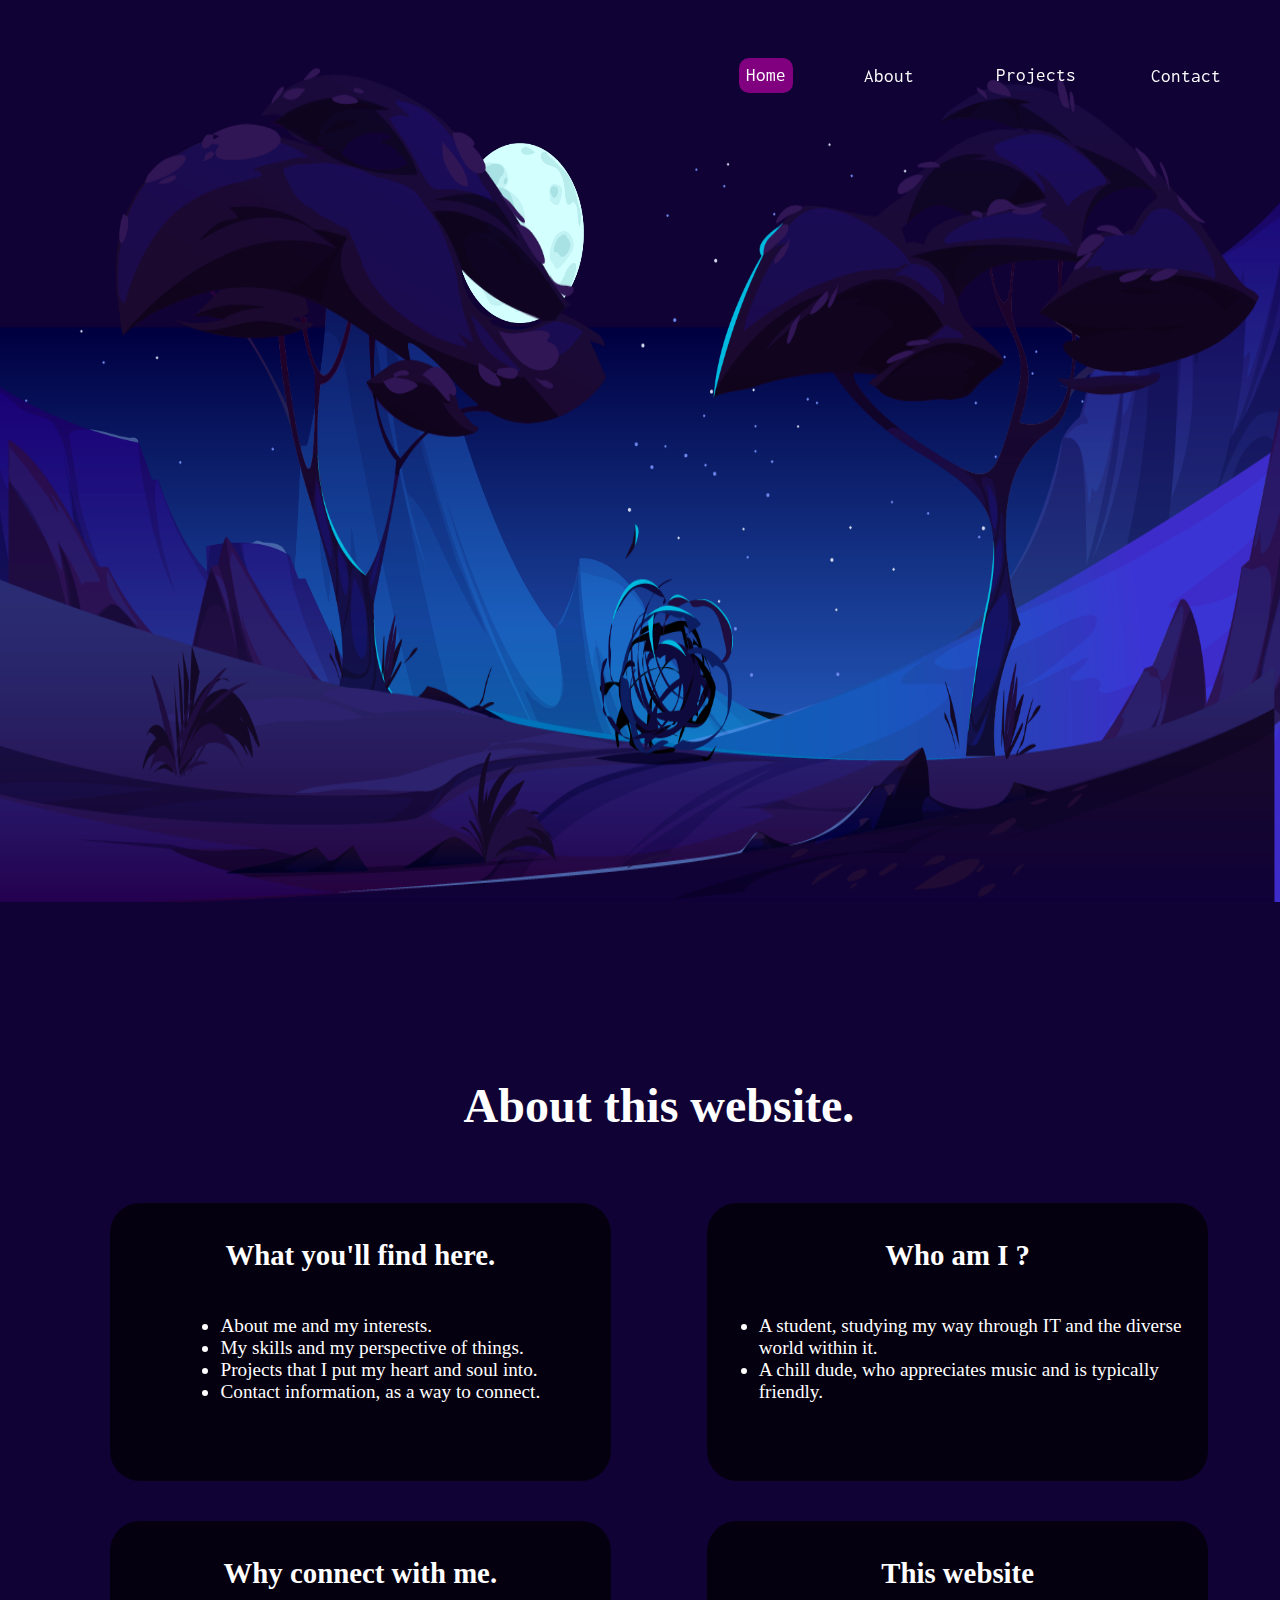
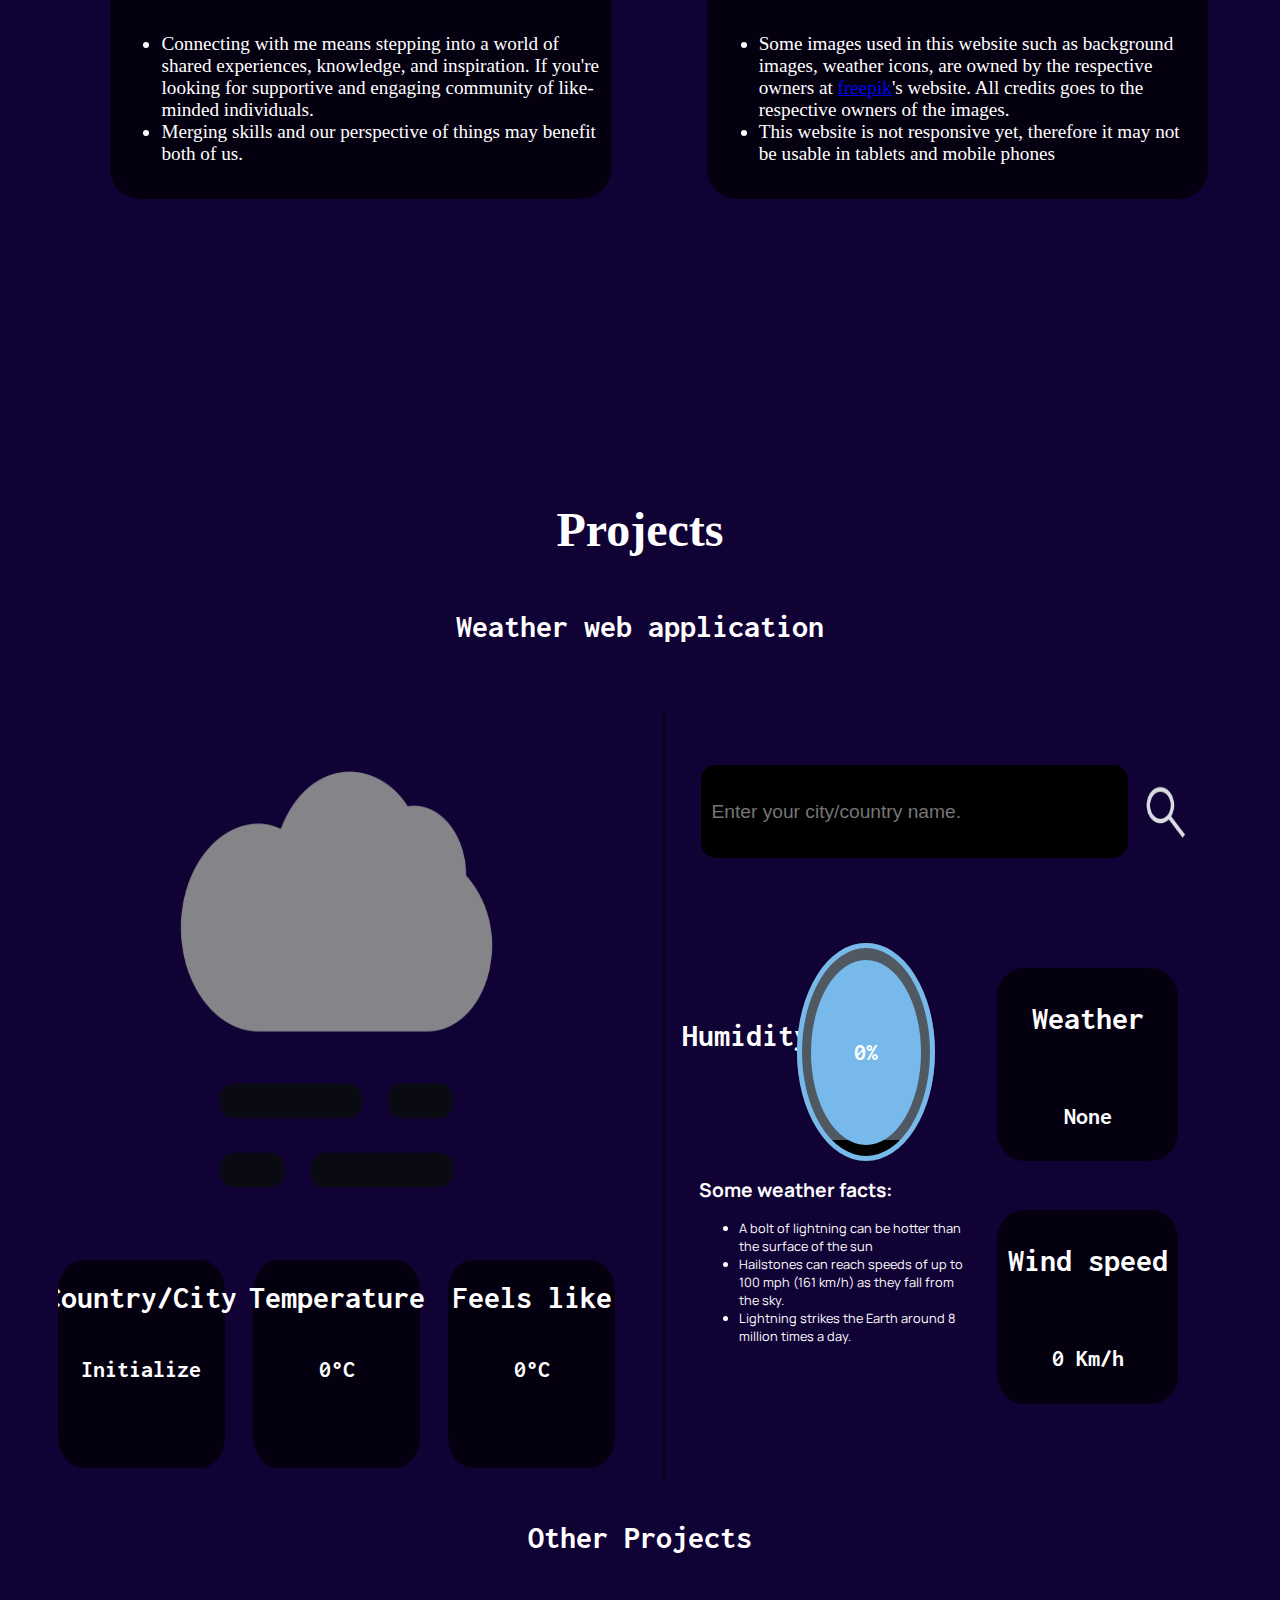
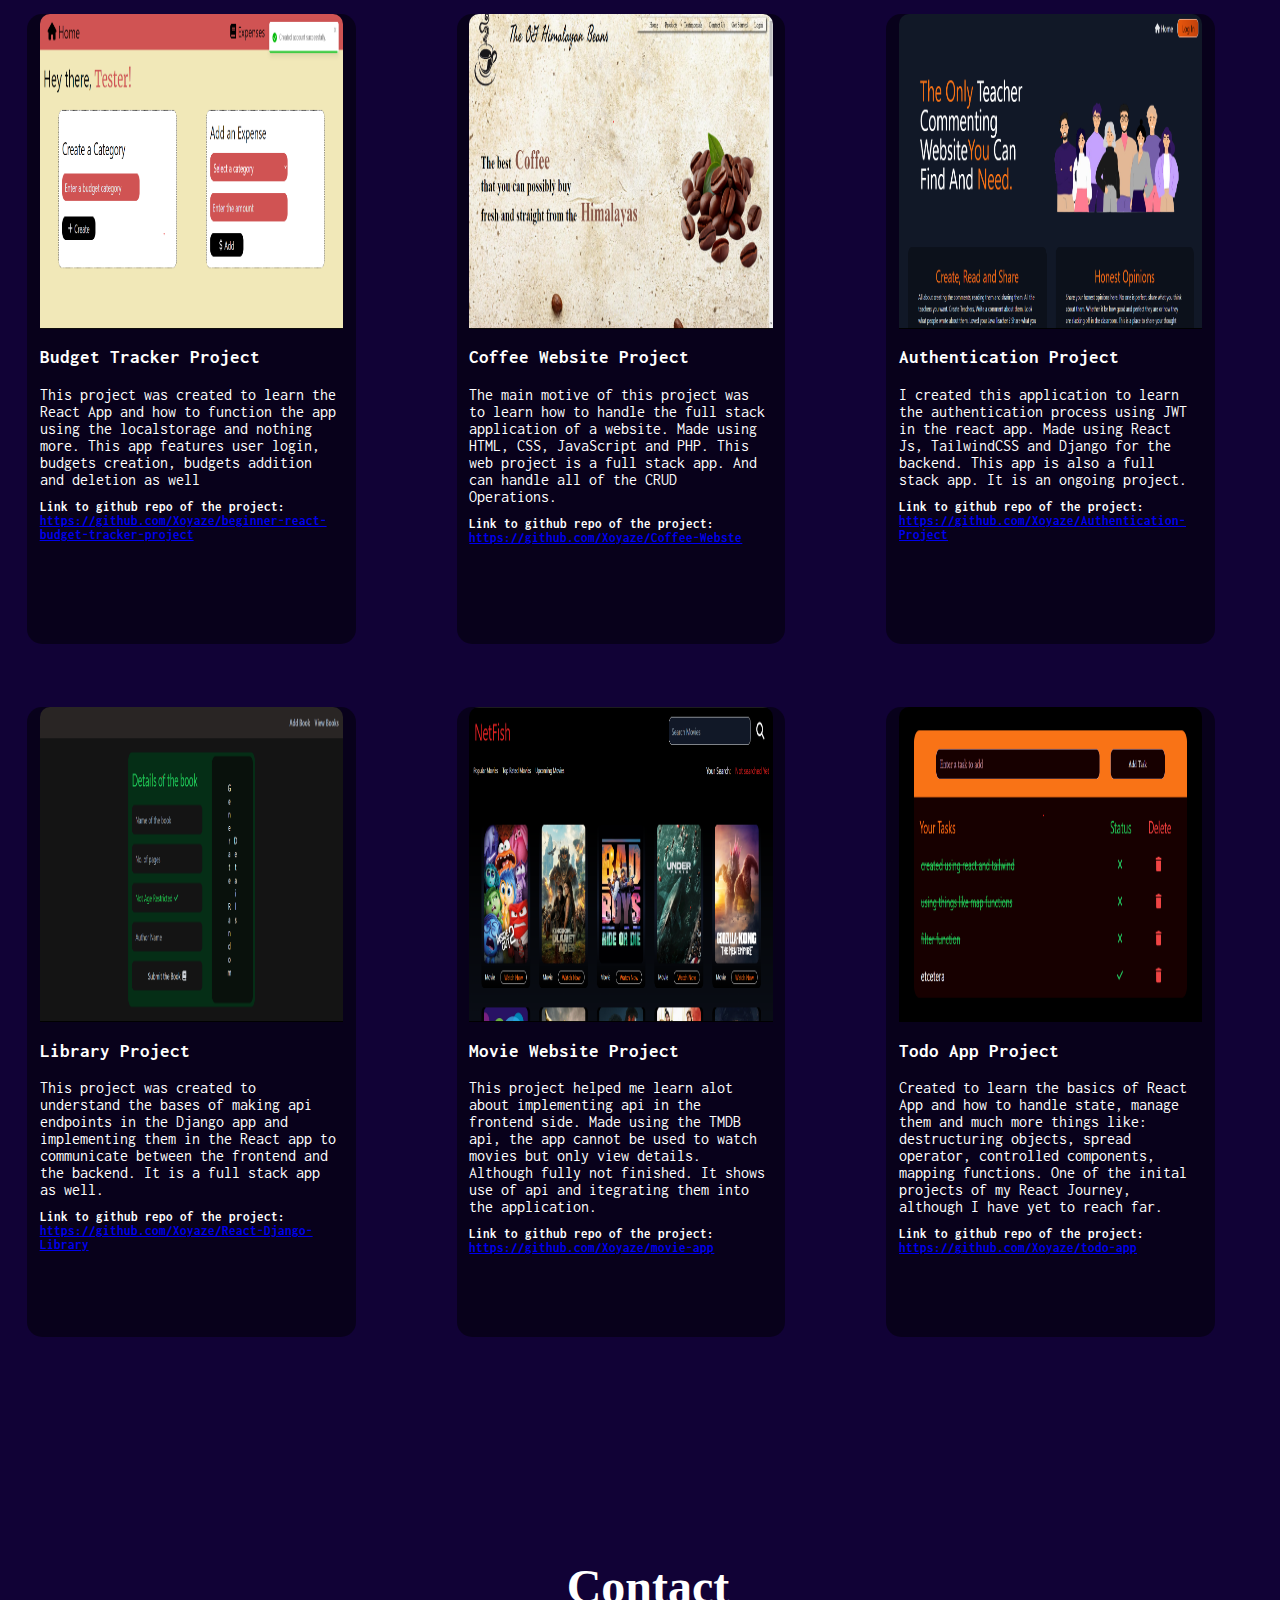
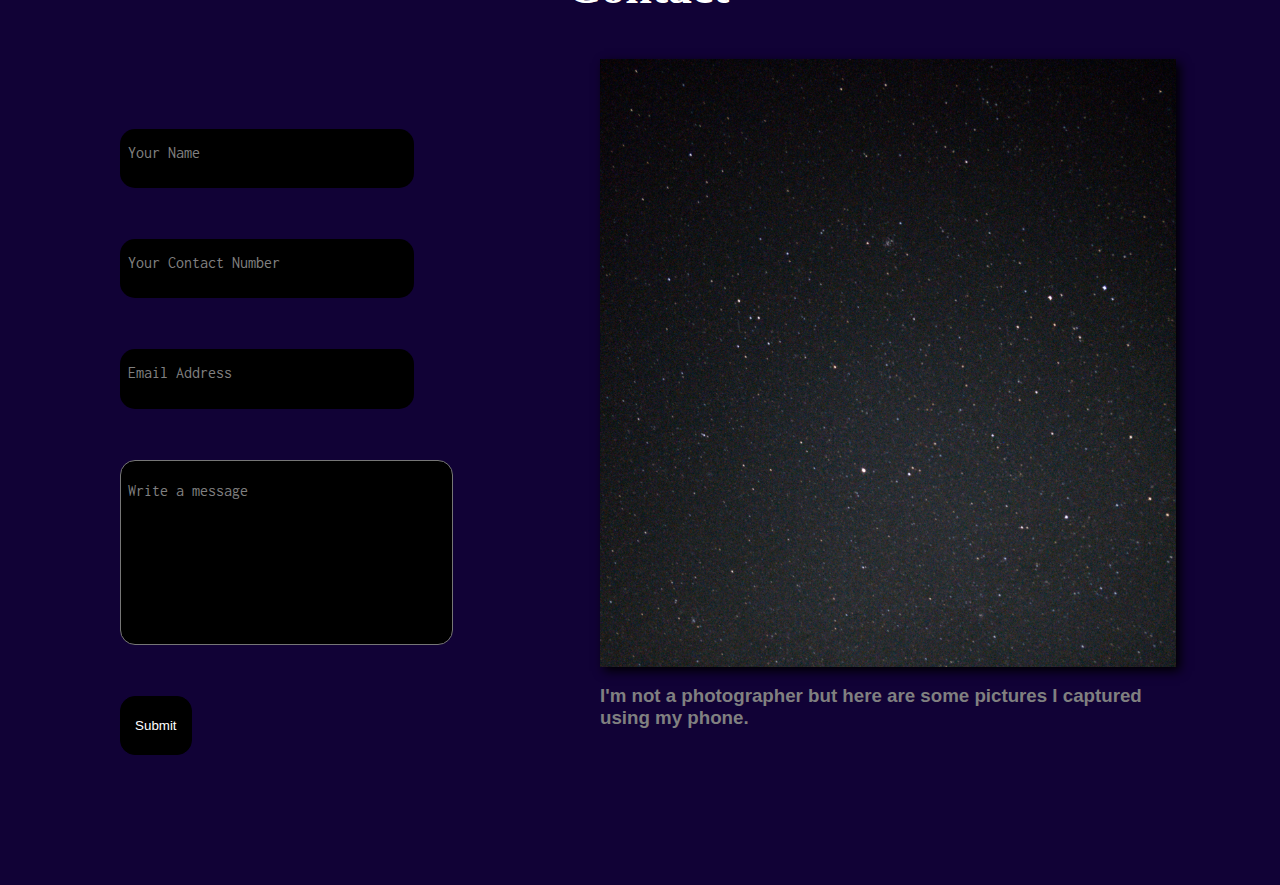
<file: index.html>
<!doctype html lang="en">
<head>
    <meta name="viewport" content="width=device-width, initial-scale=1.0">
    <title>Prabhat Baduwal</title>
    <link rel="stylesheet" href="/resource/styles.css">
    <link rel="preconnect" href="https://fonts.googleapis.com">
    <link rel="preconnect" href="https://fonts.gstatic.com" crossorigin>
    <link href="https://fonts.googleapis.com/css2?family=Edu+TAS+Beginner&display=swap" rel="stylesheet">
    <link rel="preconnect" href="https://fonts.googleapis.com">
    <link rel="preconnect" href="https://fonts.gstatic.com" crossorigin>
    <link href="https://fonts.googleapis.com/css2?family=Edu+TAS+Beginner&family=Inconsolata:wght@200;400&display=swap" rel="stylesheet">
    <link rel="preconnect" href="https://fonts.googleapis.com">
    <link rel="preconnect" href="https://fonts.gstatic.com" crossorigin>
    <link href="https://fonts.googleapis.com/css2?family=Edu+TAS+Beginner&family=Inconsolata:wght@200;400&family=Manrope&display=swap" rel="stylesheet">
</head>
<body>    
    <div  id="landHome"></div>

    <header>

        <nav>
            <div class="leftNavigation">
            </div>
            <ul>
                <li><a href="#landHome" class="navigationButton activeNavigator">Home</a></li>
                <li><a href="#about" class="navigationButton">About</a></li>
                <li><a href="#projects" class="navigationButton">Projects</a></li>
                <li><a href="#contact" class="navigationButton">Contact</a></li>
            </ul>
        </nav>

    </header>

    <section id="home">

        <img src="/assets/Images/newBackgrounds/BackgroundStars.png" alt="" class="bodyBackgroundImages" id="backgroundStars">
        <img src="/assets/Images/newBackgrounds/BackgroundMoon.png" alt="" class="bodyBackgroundImages" id="backgroundMoon">
        <img src="/assets/Images/newBackgrounds/MidBackgroundLeft.png" alt="" class="bodyBackgroundImages" id="midBackgroundLeft">
        <img src="/assets/Images/newBackgrounds/MidBackgroundRight.png" alt="" class="bodyBackgroundImages" id="midBackgroundRight">
        <img src="/assets/Images/newBackgrounds/foreGround2.png" alt="" class="bodyBackgroundImages" id="foreGroundTwo">
        <img src="/assets/Images/newBackgrounds/foreGround.png" alt="" class="bodyBackgroundImages" id="foreGround">

        <div class="greetingCard" id="greetingCard">
            <div class="upperGreet">
                <img src="/assets/profileImages/Prabhat.jpg" alt="profilePicture" draggable="false">
                <h1>Welcome to my webpage! </h1>
            </div>
            <div class="underLine">
                .
            </div>
            <div class="lowerGreet">
                <p>I am excited to take you on a journey through my creative endeavors. As a passionate and dedicated individual, I have channeled my skills, experiences, and aspirations into various projects and accomplishments, which I am proud to present here. <br>  <br>I hope that this website will give you a glimpse into who I am and what I can bring to the table. If you have any questions or would like to connect, please don't hesitate to reach out. Your interest in my journey means the world to me, and I look forward to connecting with you.</p>
                <p>In this digital journey, I've followed a diverse group of inspiring minds, each with their unique perspectives and passions. From innovators and creators to thought leaders and experts, these are the voices that fuel my curiosity and drive my learning. They've help me explore the world through their insights and expertise.</p>
                <button id="seePeopleButton">See the people I follow.</button>
            </div>
        </div>
        <div class="slidingCardsContainer" id="cardsContainer">
            <ul class="slidingCards">
                <li class="card" id="firstCard">
                    <div class="cardImage"><img src="/assets/Images/roleModels/vSauce.jpg" alt=""></div>
                    <h2>Michael Stevens</h2>
                    <p>“The next time you’re a little bored, be proud. Thank your ancestors. You are participating in a life improving drive, like hunger or thirst, that pushes us toward new and better things.”</p>
                </li>
                <li class="card">
                    <div class="cardImage"><img src="/assets/Images/roleModels/veritasium.jpg" alt=""></div>
                    <h2>Derek Muller</h2>
                    <p>"If your brain is always consumed with other stimuli, you'll rarely ponder the bigger picture and set long-term goals for yourself and consider how to achieve them."</p>
                </li>
                <li class="card">
                    <div class="cardImage"><img src="/assets/Images/roleModels/johnnyHarris.jpg" alt=""></div>
                    <h2>Johnny Harris</h2>
                    <p>“Maps are political. They're impossible not to be. When you draw a line, you are saying this is the way it should be.”</p>
                </li>
                <li class="card">
                    <div class="cardImage"><img src="/assets/Images/roleModels/networkChuck.jpg" alt=""></div>
                    <h2>Network Chuck</h2>
                    <p>Also a youtuber like the ones above, he taught me how to use linux, and a lot about networking.</p>
                </li>
                <li class="card">
                    <div class="cardImage"><img src="/assets/Images/roleModels/damonFryer.jpg" alt=""></div>
                    <h2>Damon Fryer</h2>
                    <p>"I think for me personally,I was really good at developing relationships with people. That always created a lot of sales for me honestly and even holds true to this day where my business is currently a lot of relationship building."</p>
                </li>
                <li class="card">
                    <div class="cardImage"><img src="/assets/Images/roleModels/stradman.jpg" alt=""></div>
                    <h2>James Stradman</h2>
                    <p>"Every single dumb decisions that I have made in my entire life has led me to this exact moment in time."</p>
                </li>
            </ul>

        </div>
    </section>

    <section id="about">
        <br><br>
        <br><br>
        <br><br>
        <br><br>
        <h1 class="sectionHeading">About this website.</h1>
        <br><br>
        <div class="aboutSectionHalves">
            <div class="aboutSectionTopLeft">
                <h2>What you'll find here.</h2>
                <ul>
                    <li>About me and my interests.</li>
                    <li>My skills and my perspective of things.</li>
                    <li>Projects that I put my heart and soul into.</li>
                    <li>Contact information, as a way to connect.</li>
                </ul>
            </div>
            <div class="aboutSectionTopRight">   
                <h2>Who am I ?</h2>
                <ul>
                    <li>A student, studying my way through IT and the diverse world within it.</li>
                    <li>A chill dude, who appreciates music and is typically friendly.</li>
                </ul>
            </div>
        </div>
        <br><br>
        <div class="aboutSectionHalves">
            <div class="aboutSectionTopLeft">
                <h2>Why connect with me.</h2>
                <ul>
                    <li>Connecting with me means stepping into a world of shared experiences, knowledge, and inspiration. If you're looking for supportive and engaging community of like-minded individuals.</li>
                    <li>Merging skills and our perspective of things may benefit both of us.</li>
                </ul>
            </div>
            <div class="aboutSectionTopRight">   
                <h2>This website</h2>
                <ul>
                    <li>Some images used in this website such as background images, weather icons, are owned by the respective owners at <a href="https://support.freepik.com/s/article/Attribution-How-when-and-where?language=en_US&_gl=1*7xvux5*_ga*MTkyOTMxODYzMy4xNjY1MDY5NDkx*_ga_QWX66025LC*MTY5OTU0MDQ2Ni40LjEuMTY5OTU0MDQ3Ny40OS4wLjA.*_ga_18B6QPTJPC*MTY5OTU0MDQ2Ni41LjEuMTY5OTU0MDQ3Ny40OS4wLjA." target="_blank">freepik</a>'s website. All credits goes to the respective owners of the images.</li>
                    <li>This website is not responsive yet, therefore it may not be usable in tablets and mobile phones</li>
                </ul>
            </div>
        </div>
    </section>

    <section id="projects">
        <h1 class="sectionHeading">Projects</h1>
        <h1>Weather web application</h1>
        <div class="webAppContainer">
            <div class="webAppLeftSide">
                <div class="weatherImageBackground">
                    <img src="/assets/Images/weatherImages/haze.png" alt="" id="weatherImage">
                </div>
                <div class="weatherDetails">
                    <div class="forCityName detailCard">
                        <h1>Country/City</h1>
                        <h2 id="displayedCityName">Initialize</h2>
                    </div>
                    <div class="forTemperature detailCard">
                        <h1>Temperature</h1>
                        <h2 id="mainTemperature">0°C</h2>
                    </div>
                    <div class="forFeelsLike detailCard">
                        <h1>Feels like</h1>
                        <h2 id="feelsLikeTemperature">0°C</h2>
                    </div>  
                </div>
            </div>
            <div class="webAppRightSide">
                <div class="upperDetailsPart">
                    <input type="text" name="cityName" placeholder="Enter your city/country name." id="cityName">
                    <img src="/assets/Images/weatherImages/searchIcon.png" alt="" class="searchButton">
                </div>
                <div class="lowerDetailsPart">
                    <div class="lowerLeftDetailsPart">
                        <div class="lowerDetailsPartTop">
                            <h1>Humidity</h1>                            
                            <div class="humidityLoaderBackground">
                                <div class="humidityLoader"></div>
                            </div>
                            <div class="humidityLoaderEdge"></div>
                            <div class="humidityForeground">
                                <h2 id="mainHumidity">0%</h2>
                            </div>
                        </div>
                        <div class="lowerDetailsPartBottom">
                            <h2>Some weather facts:</h2>
                            <ul>
                                <li>A bolt of lightning can be hotter than the surface of the sun</li>
                                <li>Hailstones can reach speeds of up to 100 mph (161 km/h) as they fall from the sky.</li>
                                <li>Lightning strikes the Earth around 8 million times a day.</li>
                            </ul>
                        </div>
                    </div>
                    <div class="lowerRightDetailsPart">
                        <div class="lowerRightBottomWeatherDetails">
                            <div class="forWeatherName detailCardRightSide">
                                <h1>Weather</h1>
                                <h2 id="weatherForScript">None</h2>
                            </div>
                            <div class="forWeatherName detailCardRightSide">
                                <h1>Wind speed</h1>
                                <h2 id="windSpeed">0 Km/h</h2>
                            </div>
                        </div>
                    </div>
                </div>
            </div>
        </div>
        <h1>Other Projects</h1>
        <div class="other-project-container">
            <div class="other-project-card">
                <img src="assets/projectImages/BudgetTrackerProject.png" alt="porjectImage">
                <h3>Budget Tracker Project</h3>
                <p>This project was created to learn the React App and how to function the app using the localstorage and nothing more. This app features user login, budgets creation, budgets addition and deletion as well</p>
                <h5>Link to github repo of the project: <a href="https://github.com/Xoyaze/beginner-react-budget-tracker-project" target="_blank">https://github.com/Xoyaze/beginner-react-budget-tracker-project</a></h5>
            </div>

            <div class="other-project-card">
                <img src="assets/projectImages/CoffeeWebsite.png" alt="porjectImage">
                <h3>Coffee Website Project</h3>
                <p>The main motive of this project was to learn how to handle the full stack application of a website. Made using HTML, CSS, JavaScript and PHP. This web project is a full stack app. And can handle all of the CRUD Operations.</p>
                <h5>Link to github repo of the project: <a href="https://github.com/Xoyaze/Coffee-Webste" target="_blank">https://github.com/Xoyaze/Coffee-Webste</a></h5>
            </div>

            <div class="other-project-card">
                <img src="assets/projectImages/CommentWebsite.png" alt="porjectImage">
                <h3>Authentication Project</h3>
                <p>I created this application to learn the authentication process using JWT in the react app. Made using React Js, TailwindCSS and Django for the backend. This app is also a full stack app. It is an ongoing project.</p>
                <h5>Link to github repo of the project: <a href="https://github.com/Xoyaze/Authentication-Project" target="_blank">https://github.com/Xoyaze/Authentication-Project</a></h5>
            </div>

            <div class="other-project-card">
                <img src="assets/projectImages/LibraryProject.png" alt="porjectImage">
                <h3>Library Project</h3>
                <p>This project was created to understand the bases of making api endpoints in the Django app and implementing them in the React app to communicate between the frontend and the backend. It is a full stack app as well.</p>
                <h5>Link to github repo of the project: <a href="https://github.com/Xoyaze/React-Django-Library" target="_blank">https://github.com/Xoyaze/React-Django-Library</a></h5>
            </div>

            <div class="other-project-card">
                <img src="assets/projectImages/movieWebsiteImage.png" alt="porjectImage">
                <h3>Movie Website Project</h3>
                <p>This project helped me learn alot about implementing api in the frontend side. Made using the TMDB api, the app cannot be used to watch movies but only view details. Although fully not finished. It shows use of api and itegrating them into the application.</p>
                <h5>Link to github repo of the project: <a href="https://github.com/Xoyaze/movie-app" target="_blank">https://github.com/Xoyaze/movie-app</a></h5>
            </div>

            <div class="other-project-card">
                <img src="assets/projectImages/TodoAppImage.png" alt="porjectImage">
                <h3>Todo App Project</h3>
                <p>Created to learn the basics of React App and how to handle state, manage them and much more things like: destructuring objects, spread operator, controlled components, mapping functions. One of the inital projects of my React Journey, although I have yet to reach far.</p>
                <h5>Link to github repo of the project: <a href="https://github.com/Xoyaze/todo-app" target="_blank">https://github.com/Xoyaze/todo-app</a></h5>
            </div>  
        </div>
    </section>


    <section id="contact">
        <h1 class="sectionHeading">Contact</h1>

        <div class="sectionerContact">
            <form action="https://formspree.io/f/mnqkryda" method="POST">
                <input type="text" name="name" id="name" required>
                <label for="name" id="nameLabel">Your Name</label><br><br>

                <input type="number" name="number" id="number" required>
                <label for="number" id="contactLabel">Your Contact Number</label><br><br>
                
                <input type="email" name="email" id="email" required>
                <label for="email" id="emailLabel">Email Address</label><br><br>
                
                <textarea name="message" id="message" cols="30" rows="10" required></textarea>
                <label for="message" id="messageLabel">Write a message</label> <br><br>

                <button type="submit">Submit</button>
            </form>
            
            <div class="pictureSlideShowContainer">
                <div class="starsImageContainer"></div>
                <h3 style="color: gray">I'm not a photographer but here are some pictures I captured using my phone.</h3>
            </div>
        </div>
    </section>

    <br>
    <br>
    <br>
    

    <div class="preLoader">
        <div class="preLoaderItself"><img src="/assets/Images/loader/loader.gif" alt="loadingAnimation"></div>
        <div class="preLoaderRef"><p>Animation by: <a href="https://idevie.com/" target="_blank">idevie.com</a></p></div>
    </div>

    <div class="displayNotSupported">
        <h2>Sorry, this  webpage is not available for mobile phone and tablets, a mobile version is coming soon...</h2>
    </div>


    <script src="https://smtpjs.com/v3/smtp.js"></script>
    <script src="/resource/script.js"></script>
</body>

</html>
</file>
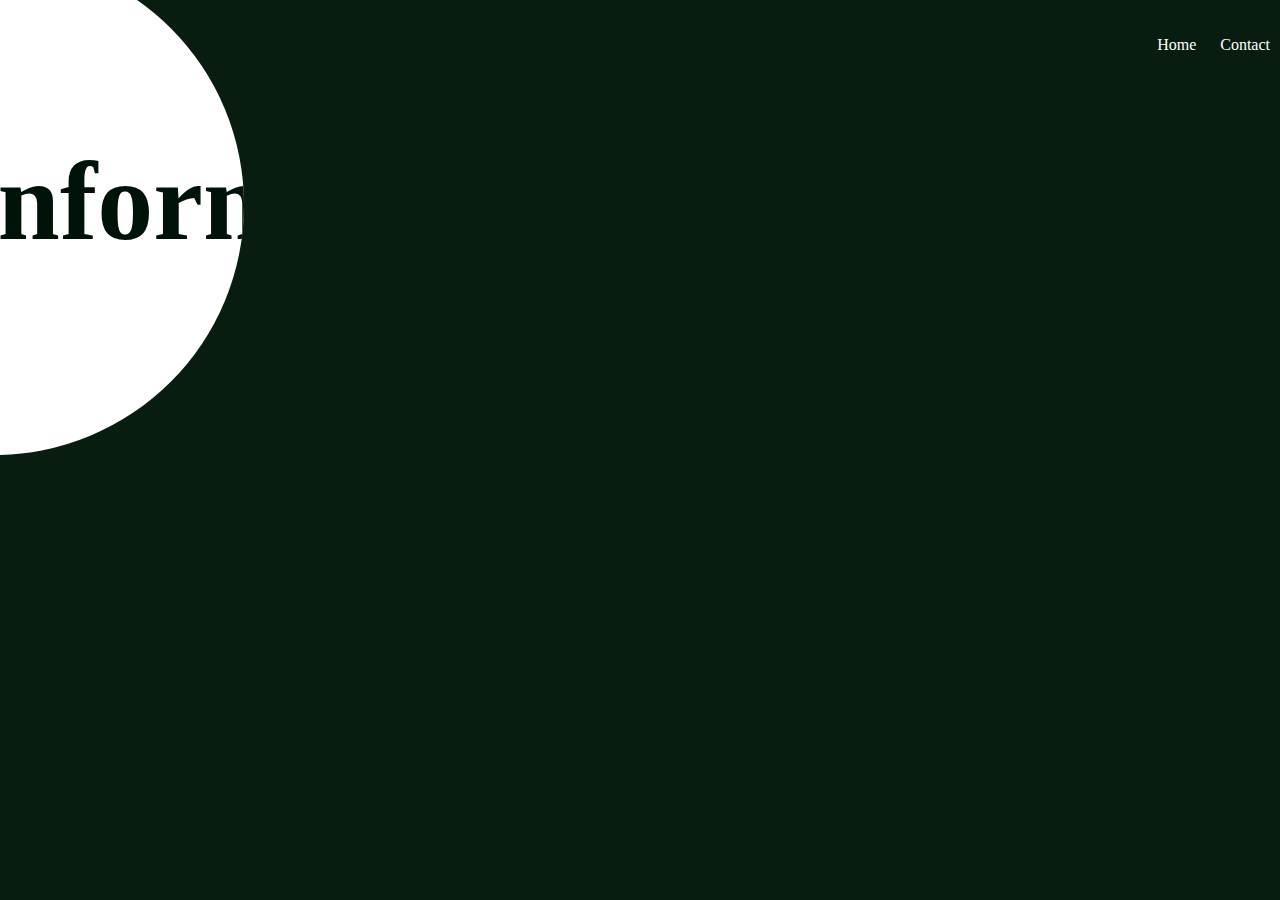
<file: src/info.html>
<!DOCTYPE html>
<html lang="en">
<head>
    <title>Prabhat Baduwal - Information</title>
    <link rel="stylesheet" href="/assets/Styles/infoStyles.css" type="text/css">
</head>
<body>
    <header>
        <nav class="navigation-bar">
            <ul>
                <li><a href="/index.html">Home</a></li>
                <li><a href="/src/contact.html">Contact</a></li>
            </ul>
        </nav>
    </header>

    <div class="left-design"><h3 class="leftDesign-text">Information</h3></div>
</body>
</html>
</file>
<file: resource/styles.css>
html{
    scroll-behavior: smooth;
}

::-webkit-scrollbar{
    width: 1rem;
}

::-webkit-scrollbar-track{
    background-color: rgb(20,20,65);
}

::-webkit-scrollbar-thumb{
    background-color: rgb(0,0,65);
    border-radius: 1rem;
    border: 0.1rem solid transparent;
}

.preLoader{
    position: fixed;
    top: 0%;
    left: 0%;
    z-index: 9999;
    
    height: 100vh;
    width: 100vw;
    background-color: black;

    display: flex;
    justify-content: center;
    align-items: center;

}

.preLoaderRef p, 
.preLoaderRef p a{
    color: rgba(255,255,255,.1);
    text-decoration: none;
}

.preLoaderItself img{
    height: 50vh;
}

.preLoaderRef{
    position: fixed;
    bottom: 0%;
    right: 5%;
}

body{
    font-family: 'Edu TAS Beginner', cursive;
    font-family: 'Inconsolata', monospace;
    background-color: rgb(17,2,54);
    overflow-x: hidden;
}

.mobileMessage{
    height: 100vh;
    width: 100vw;
    background-color: gray;
    display: none;
}

/* Header section starts here */

header{
    z-index: 1000;
    position: sticky;
    top: 0%;
}


header nav{
    z-index: 1000;
    top: 0%;
    padding-left: 2%;
    padding-right: 2%;
    height: 15vh;
    display: flex;
    justify-content: space-between;
    align-items: center;
}

header nav ul{
    width: 45%;
    height: 90%;
    display: flex;
    justify-content: space-around;
    align-items: center;
}

header nav ul li{
    list-style: none;
}

header nav ul li a{
    padding: 18%;
    border-radius: 10px;
    text-decoration: none;
    color: white;
    font-size: 1.2em;
}

.leftNavigation{
    width: 30%;
    display: flex;
    justify-content: space-around;
}

.leftNavigation h1{
    font-size: 2em;
    color: white;

    font-family: 'Castoro Titling', serif;
    font-family: 'Fasthand', cursive;
    font-family: 'Fira Sans', sans-serif;
    font-family: 'Roboto', sans-serif;
}

header nav ul li a:hover,
header nav ul li a.activeNavigator{
    background-color: purple;
}

/*Home section starts here*/

#home{
    position: relative;
    height: 100vh;
    width: 100vw;

    display: flex;
    justify-content: center;
    align-items: center;
    flex-direction: column;
}

.bodyBackgroundImages{
    height: 100vh;
    width: 100vw;
    position: absolute;
    top: 0%;
    left: 0%;
}


#backgroundStars{
    z-index: -12;

    height: 120vh;
    width: 130vw;
    top: 0%;
    left: -10%;
}

#backgroundMoon{
    z-index: -11;
    
    height: 20vh;
    width: 10vw;
    top: 0%;
    left: 35%;
}

#backgroundMoon.activeOne{
    animation: pageLoadBackgroundMoon 1.8s ease;   
}

#midBackgroundLeft{
    z-index: -10;
    
    height: 70vh;
    width: 70vw;
    top: 12%;
    left: -2%;
}

#midBackgroundLeft.activeTwo{
    animation: pageLoadMidBackgroundLeft 1.4s ease;
}

#midBackgroundRight{
    z-index: -9;
    
    height: 100vh;
    width: 105vw;
    top: 0%;
    left: 0%;
}

#midBackgroundRight.activeThree{
    animation: pageLoadMidBackgroundRight 1.2s ease;
}

#foreGroundTwo{
    z-index: -8;
    
    height: 50vh;
    width: 100vw;
    top: 25%;
}

#foreGroundTwo.activeFour{
    animation: pageLoadForegroundTwo 1.5s ease;
}

#foreGround{
    z-index: -7;
    
    height: 130vh;
    width: 102vw;
    top: -45%;
    left: -2%;
}   

#foreGround.activeFive{
    animation: pageLoadForeground 1.7s ease;
}

@keyframes pageLoadBackgroundMoon{
    0%{
        top: 60%;
        left: 45%;
    }
    100%{
        top: 0%;
        left: 35%;
    }
}
@keyframes pageLoadMidBackgroundLeft{
    0%{
        top: 49%;
    }
    100%{
        top: 12%;
    }
}
@keyframes pageLoadMidBackgroundRight{
    0%{
        top: 25%;
    }
    100%{
        top: 0%;
    }
}
@keyframes pageLoadForegroundTwo{
    0%{
        top: 55%;
    }
    100%{
        top: 25%;
    }
}
@keyframes pageLoadForeground{
    0%{
        top: 0%;
    }
    100%{
        top: -45%;
    }
}

/*For the greeting card */

.greetingCard{
    user-select: none;
    pointer-events: none;
    z-index: 1;
    height: 15vh;
    width: 40vw;
    padding: 1%;
    background-color: rgba(0,72,145,.4);
    border-radius: 25px;
    box-shadow: 5px 5px 20px black;
    overflow: hidden;

    position: absolute;
    top: 25%;
    left: 5%;

    display: flex;
    flex-direction: column;
    color: black;
    transform: translateY(20px);
    opacity: 0;
    transition: 1s ease;

    font-family: 'Edu TAS Beginner', cursive;
    font-family: 'Inconsolata', monospace;
    font-family: 'Manrope', sans-serif;
    font-weight: bold;

}

.active{
    transform: translateY(0px);
    opacity: 1;
    pointer-events: all;
}

.greetingCard:hover{
    transform: scale(1.02);
    background-color: rgba(0,72,145,.9);
    height: 80vh;
    opacity: 1;
    top: -10%;
    box-shadow: 5px 5px 20px rgba(5,5,5,.7);
}

.upperGreet{
    height: 16vh;
    padding:1%;
    display: flex;
    justify-content: space-around;
    font-size: 1.4em;
}

.upperGreet img{
    height: 80%;
    border-radius: 10px;
    box-shadow: 2px 2px 10px black;
}

.underLine{
    height: .5%;
    width: 85%;
    background-color: black;
}

.lowerGreet{
    width: 95%;
    margin-left: 2%;
}

#seePeopleButton{
    background-color: rgb(128, 0, 128);
    color: black;
    transition: scale .5s ease, border .2s ease;
    /* border: 2px solid darkslategray; */
}

#seePeopleButton:hover{
    scale: 1.05;
}

#seePeopleButton:active{
    padding-left: 2%;
    /* border: 2px solid darkgray; */
}

.slidingCardsContainer{
    user-select: none;
    pointer-events: none;
    scroll-behavior: smooth;
    overflow-y: auto;
    scroll-snap-type: y mandatory;
    scrollbar-width: 0;
    position: absolute;
    top: 12%;
    left: 56%;
    border-radius: 15%;
    height: 60vh;
    width: 35%;
    cursor: grab;
    opacity: 0;
    transition: .8s all ease;
    background-size: contain;
}

.slidingCardsContainer:hover{
    scale: 1.04;

}

.slidingCardsContainer.activated{
    opacity: 1;
    user-select: all;
    pointer-events: all;
}

.slidingCardsContainer::-webkit-scrollbar{
    display: none;
}

.slidingCardsContainer.dragging{
    scroll-snap-type: none;
    scroll-behavior: auto;
    cursor: grabbing;
}

.slidingCardsContainer ul li{
    list-style: none ;
    pointer-events: none;
    user-select: none;
}

.card{
    scroll-snap-align: start;
    border-radius: 15%;
    margin-bottom: 10%;
    width: 85%;
    padding: 2%;
    height: 55vh;
    background-color: rgba(0,0,0,.7);
    display: flex;
    flex-direction: column;
    align-items: center;
    font-weight: 600;
    color: rgb(191, 191, 231);
}

.card h2{
    font-size: 2em;
}

.card img{
    box-sizing: border-box;
    height: 20vh;
    border-radius: 50%;
    scale: .9;
    border: 4px solid black;
}

.cardImage{
    background-color: rgba(40,40,105,.9);
    border-radius: 50%;
}

.card p{
    padding: 2%;
}

/* Home section ends here */

/* About section starts here */
#about{
    /* margin-top: 100vh; */
    font-family: cursive;
    z-index: 1;
    position: relative;
    top: -16%;
    left: -1%;
    height: 100vh;
    width: 105%;
    display: flex;
    justify-content: center;
    align-items: center;
    flex-direction: column;
    color: white;
    background-color: rgb(17,2,54);
}

.aboutSectionHalves{
    font-size: 1.2em;
    user-select: none;
    height: 60vh;
    width: 90%;
    display: flex;
    justify-content: space-around;
    align-items: center;
}

.aboutSectionTopLeft, .aboutSectionTopRight{
    display: flex;
    flex-direction: column;
    padding: 1%;
    align-items: center;
    height: 90%;
    width: 40%;
    background-color: rgba(0,0,0,.7);
    border-radius: 30px;
    transition: .5s all ease;
}

.aboutSectionTopLeft:hover, .aboutSectionTopRight:hover{
    background-color: rgba(0,0,0,1);
}
/* About section ends here */

/* Pojects section starts here */
#projects{
    height: auto;
    width: 100%;
    margin-top: 10%;
    display: flex;
    justify-content: center;
    align-items: center;
    flex-direction: column;
    color: white;
    /* background-color: rgb(0,0,65); */
    background-color: rgb(17,2,54);
}

.webAppContainer{
    margin-top: 2%;
    height: 90vh;
    width: 98%;
    
    display: flex;
    justify-content: space-between;
    align-items: center;
}

.webAppLeftSide{
    height: 95%;
    width: 45%;
    margin-left: 3%;
    overflow-x: hidden;

    display: flex;
    flex-direction: column;
    align-items: center;
}


.weatherImageBackground{
    height: 70%;
    width: 100%;
    background-size: contain;
    background-repeat: no-repeat;

    display: flex;
    justify-content: center;
    align-items: center;
}

#weatherImage{
    user-select: none;
    height: 90%;
    width: 65%;

    transition: .8s all ease;
}

.weatherDetails{
    height: 30%;
    width: 100%;
    
    display: flex;
    justify-content: space-between;
}

.detailCard{
    user-select: none;
    border-radius: 15%;
    margin-top: 2%;
    height: 90%;
    width: 30%;
    background-color: rgba(0,0,0,.7);
    
    display: flex;
    flex-direction: column;
    align-items: center;
}

.detailCard:hover{
    background-color: rgba(0,0,0,1);
}

.webAppRightSide{
    height: 95%;
    width: 45%;
    margin-right: 3%;   
    border-left: 2px solid rgba(0,0,0,.5);

    display: flex;
    justify-content: center;
    align-items: center;
    flex-direction: column;
}

.upperDetailsPart{
    height: 20%;
    width: 90%;

    display: flex;
    justify-content: space-around;
    align-items: center;
}


.upperDetailsPart input{
    font-size: 1.2em;
    box-sizing: border-box;
    height: 60%;
    width: 85%;
    padding: 2%;
    border: none;
    background-color: black;
    color: white;
    border-radius: 15px;
}

.upperDetailsPart img{
    height: 35%;
    width: 8%;
    transition: .3s all ease;
    cursor: pointer;
}

.upperDetailsPart img:hover{
    scale: 1.1;
}

.lowerDetailsPart{
    margin-top: 5%;
    height: 70%;
    width: 90%;

    display: flex;
    justify-content: space-around;
    align-items: center;

}

.lowerDetailsPartTop{
    user-select: none;
    height: 45%;
    width: 100%;

    position: relative;
}

.lowerDetailsPartTop h1{
    position: absolute;
    top: 25%;
    left: -6%;
}

.lowerLeftDetailsPart{
    height: 90%;
    width: 55%;

    /* background-color: red; */
}

.lowerRightDetailsPart{
    user-select: none;
    height: 90%;
    width: 40%;
    color: white;
}

.humidityLoaderBackground{

    box-sizing: border-box;
    height: 100%;
    width: 50%;
    background-color: rgb(80,88,98);
    border-radius: 50%;

    overflow: hidden;

    position: absolute;
    top: 0%;
    left: 35.5%;
}

.humidityLoaderEdge{

    box-sizing: border-box;
    height: 100%;
    width: 50%;
    border: 5px solid rgb(120,185,235);
    border-radius: 50%;
    
    position: absolute;
    top: 0%;
    left: 35.5%;
}

.humidityForeground{
    box-sizing: border-box;
    height: 85%;
    width: 40%;
    background-color: rgb(120,185,235);
    border-radius: 50%;
    
    display: flex;
    justify-content: center;
    align-items: center;

    position: absolute;
    top: 7.5%;
    left: 40.5%;
}

.humidityLoader{
    height: 100%;
    width: 100%;
    background: linear-gradient(to bottom, rgba(0,0,0,1),rgba(0,0,0,.8),rgba(0,0,0,.4),rgba(0,0,0,.1));

    position: absolute;
    top: 90%;

    transition: 3s all ease;
}

.lowerDetailsPartBottom{
    margin-top: 3%;
    height: 50%;
    width: 100%;
    /* background-color: red; */
    font-family: 'Edu TAS Beginner', cursive;
    font-family: 'Inconsolata', monospace;
    font-family: 'Manrope', sans-serif;
    font-size: .8em;
}

.lowerRightBottomWeatherDetails{
    height: 100%;
    width: 100%;

    display: flex;
    justify-content: space-around;
    align-items: center;
    flex-direction: column;
}

.detailCardRightSide{
    border-radius: 15%;
    height: 40%;
    width: 90%;
    background-color: rgba(0,0,0,.7);
    
    display: flex;
    justify-content: space-around;
    flex-direction: column;
    align-items: center;
}

.detailCardRightSide:hover{
    background-color: rgba(0,0,0,1);
}

#mainHumidity{
    transition: 10ms all ease;
}

#cityName,
#displayedCityName,
#windSpeed,
#mainTemperature,
#feelsLikeTemperature {
    transition: 1s all ease;
}

.sectionHeading{
    font-size: 3em;
    font-family: cursive;
    width: 95%;
    transition: 1s all ease;
    text-align: center;
}

.sectionHeading:hover{
    background-color: rgba(0,0,0,.1);
}


.other-project-container{
    margin-top: 3%;
    height: auto;
    width: 100%;
    padding-left: 8%;
    padding-right: 5%;
    display: flex;
    flex-wrap: wrap;
    gap: 8%;
}

.other-project-card{
    height: 70vh;
    width: 24%;
    background: rgba(0,0,0,0.5);
    border-radius: 15px;
    padding-left: 1%;
    padding-right: 1%;
    margin-bottom: 5%;
}

.other-project-card img{
    border-top-left-radius: 10px;
    border-top-right-radius: 10px;
    height: 50%;
    width: 100%;
    background-size: cover;
    transition: all 250ms ease;
}

.other-project-card h3, p, h5, a{
    transition: all 250ms ease;
}

.other-project-card h5,a{
    transform: translateY(-10px);
}

.other-project-card:hover > img{
    transform: translate(30px, -30px);
    box-shadow: 10px 10px 20px black;
}

.other-project-card:hover > h3{
    transform: translateY(-20px);
}

.other-project-card:hover > p{
    transform: translateY(-20px);
}

.other-project-card:hover > h5{
    transform: translateY(-30px);
}

.other-project-card:hover > a{
    transform: translateY(-30px);
}

/* Project section ends here */

/* Contact section starts here */
#contact{
    margin-top: 10%;
    display: flex;
    flex-direction: column;
    justify-content: center;
    align-items: center;
    color: white;
    height: 100vh;
    width: 100vw;

    background-color: rgb(17,2,54);
}


.sectionerContact{
    height: 100%;
    width: 100%;
    display: flex;
    justify-content: space-around;
    /* background-color: gray; */
}

.pictureSlideShowContainer{
    margin-top: 1%;
    height: 95%;
    width: 45%;
    color: white;
    font-family: 'Castoro Titling', serif;
    font-family: 'Fasthand', cursive;
    font-family: 'Fira Sans', sans-serif;
    font-family: 'Roboto', sans-serif;
}

.starsImageContainer{
    box-shadow: 4px 4px 10px black;
    height: 82%;
    width: 100%;
    background-color: brown;
    background: url("/assets/Images/slideShow/one.jpg");
    background-size: cover;
    background-repeat: no-repeat;

    animation: starsSlideShowAnimation 35s infinite ease;
}

@keyframes starsSlideShowAnimation{
    0%{
        background: url("/assets/Images/slideShow/one.jpg");
        background-size: 100% 100%;
    }
    10%{
        background: url("/assets/Images/slideShow/two.jpg");
        background-size: 100% 100%;
    }
    20%{
        background: url("/assets/Images/slideShow/three.jpg");
        background-size: 100% 100%;
    }
    40%{
        background: url("/assets/Images/slideShow/four.jpg");
        background-size: 100% 100%;
    }
    50%{
        background: url("/assets/Images/slideShow/six.jpg");
        background-size: 100% 100%;
    }
    60%{
        background: url("/assets/Images/slideShow/seven.jpg");
        background-size: 100% 100%;
    }
    70%{
        background: url("/assets/Images/slideShow/eight.jpg");
        background-size: 100% 100%;
    }
    80%{
        background: url("/assets/Images/slideShow/nine.jpg");
        background-size: 100% 100%;
    }
    90%{
        background: url("/assets/Images/slideShow/ten.jpg");
        background-size: 100% 100%;
    }
    100%{
        background: url("/assets/Images/slideShow/eleven.jpg");
        background-size: 100% 100%;
    }
}

form{
    display: flex;
    flex-direction: column;
    padding-top: 2%;
    justify-content: center;
    height: 95%;
    width: 20%;
}



form input{
    padding: 2%;
    border: none;
    background-color: black;
    border-radius: 15px;
    color: white;
    height: 8%;
    width: 115%;
}

form textarea{
    padding: 2%;
    resize: none;
    background-color: black;
    border-radius: 15px;
    color: white;
    height: 25%;
    width: 130%;
    position: relative;
}

form label{
    color: gray;
    position: relative;
    top: -6%;
    left: 3%;
    cursor: text;

    transition: all .5s ease;
}

form button{
    box-sizing: border-box;
    border-radius: 15px;
    background-color: black;
    border: 1px solid black;
    color: white;
    height: 8%;
    width: 28%;
}

form button:active{
    border: 1px solid white;
}

#messageLabel{
    top: -22%;
}

#name:focus~#nameLabel,
#name:valid ~ #nameLabel{
    top: -14%;
    color: white;
}
#number:focus~#contactLabel,
#number:valid~#contactLabel{
    top: -14%;
    color: white;
}
#email:focus~#emailLabel,
#email:valid~#emailLabel{
    top: -14%;
    color: white;
}
#message:focus~#messageLabel,
#message:valid~#messageLabel{
    top: -31%;
    color: white;
}

.displayNotSupported{
    display: none;
}


@media only screen and (max-width: 600px), 
(min-width: 577px) and (max-width: 768px), 
(min-width: 769px) and (max-width: 992px), 
(min-width: 993px) and (max-width: 1200px) 
{

    header nav{
        display: none;
    }

    #home{
        display: none;
    }

    #about{
        display: none;
    }

    #projects{
        display: none;
    }

    #contact{
        display: none;
    }
    
    body{
        background: radial-gradient(circle,rgba(0,0,0,.9),rgba(0,0,0,1));

        display: flex;
        justify-content: center;
        align-items: center;
    }

    .displayNotSupported{
        height: 40vh;
        width: 95vw;
        background-color: rgba(0,0,0,.6);
        color: gray;
        display: flex;
        justify-content: center;
        align-items: center;

        text-align: center;
        transition: all 300ms ease;
    }

    @keyframes amuser{
        0%{
            color: grey;
        }
        33%{
            color: white;
        }
        66%{
            color: darkslategrey;
        }
    }

    .displayNotSupported:hover{
        color: white;
        animation: amuser 5s infinite alternate ease;

        font-size: 1.02em;

    }
}
</file>
<file: assets/Styles/infoStyles.css>
body{
    margin: 0px;
    padding: 0px;
    background-color: rgb(8,29,16);
}

.navigation-bar{
    display: flex;
    justify-content: flex-end;
    align-items: center;
    height: 90px;
    width: 100%;
}

.navigation-bar ul li{
    list-style: none;
    display: inline;
    margin: 0px 10px;
}

.navigation-bar ul a{
    text-decoration: none;
    color: white;
}

.left-design{
    height: 500px;
    width: 500px;
    border-radius: 50%;
    background-color: white ;
    position: absolute;
    top: -5%;
    left: -20%;
    z-index: -1;
    overflow: hidden;
}

.leftDesign-text{
    position: absolute;
    left: 42%;
    top: 14%;
    font-size: 7em;
    color: rgb(0,19,8);
}
</file>
